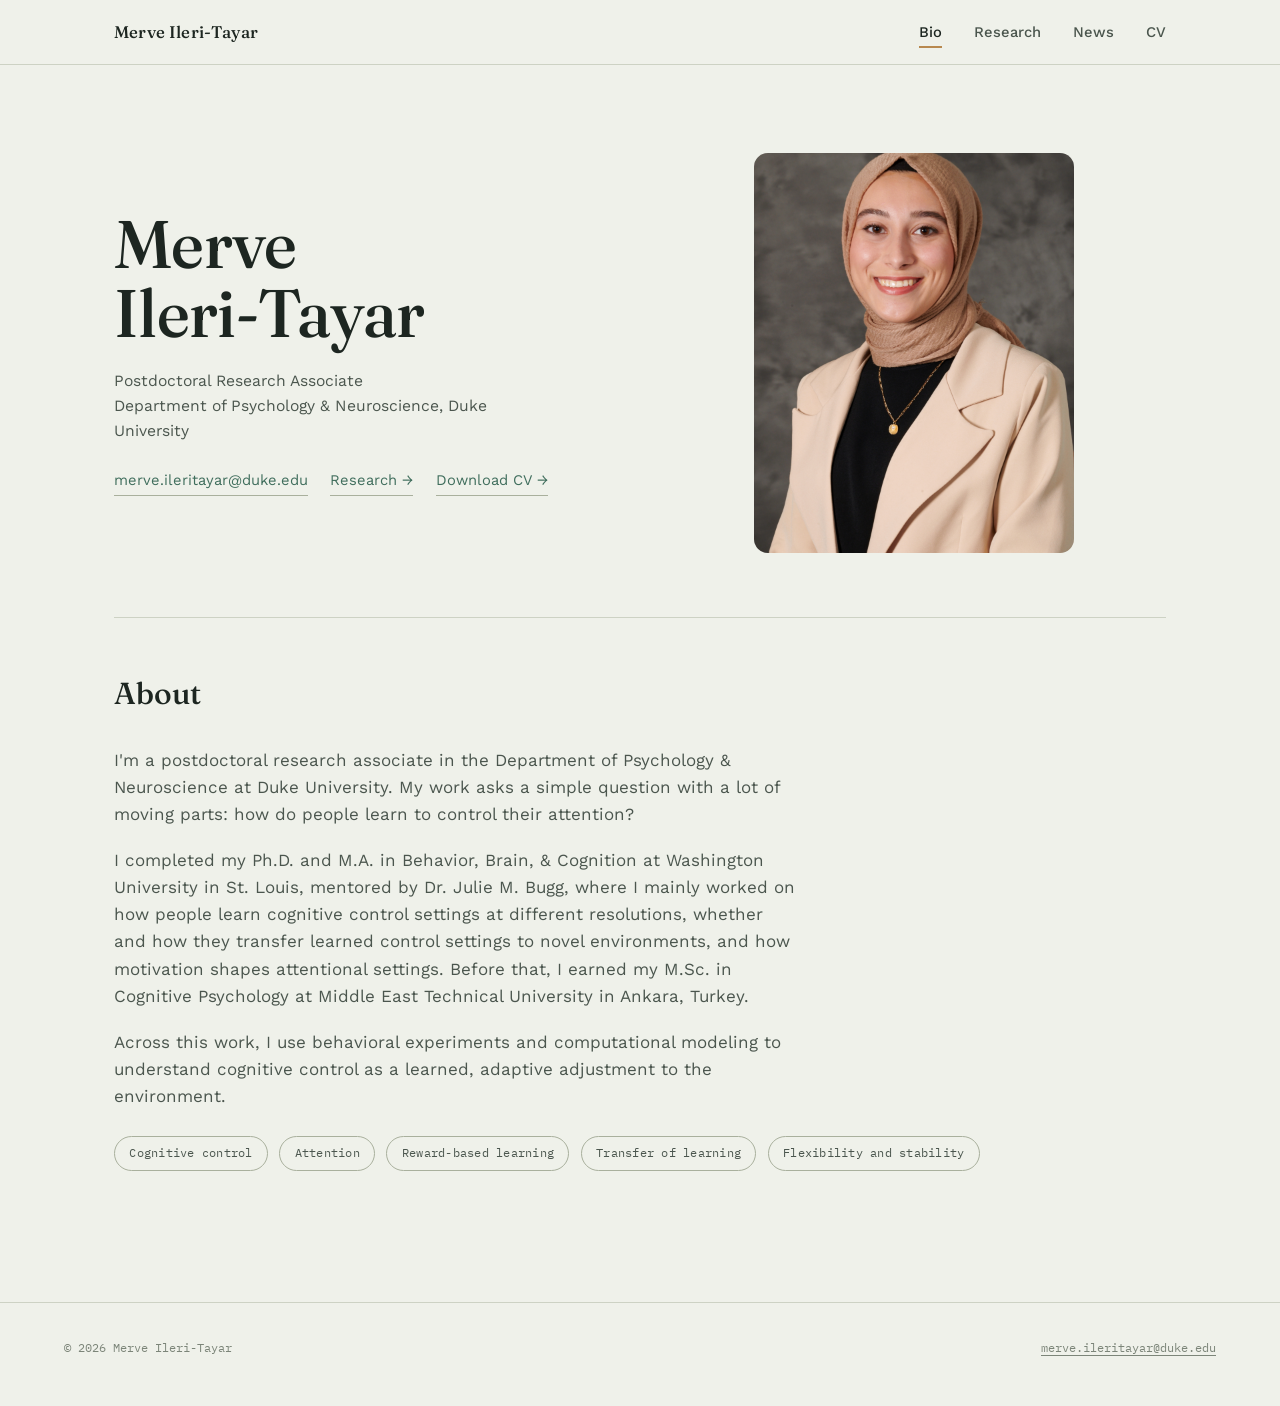
<file: index.html>
<!DOCTYPE html>
<html lang="en">
<head>
<meta charset="UTF-8">
<meta name="viewport" content="width=device-width, initial-scale=1.0">
<title>Merve Ileri-Tayar</title>
<meta name="description" content="Merve Ileri-Tayar, Postdoctoral Research Associate at Duke University, studies how people learn, use, and transfer cognitive control.">
<link rel="stylesheet" href="css/style.css">
</head>
<body>

<header class="site-header">
  <div class="header-row">
    <a class="site-name" href="index.html">Merve Ileri-Tayar</a>
    <nav class="main-nav" aria-label="Primary">
      <ul>
        <li><a class="active" href="index.html">Bio</a></li>
        <li><a href="research.html">Research</a></li>
        <li><a href="news.html">News</a></li>
        <li><a href="cv.html">CV</a></li>
      </ul>
    </nav>
    <button class="nav-toggle" aria-label="Toggle menu" aria-expanded="false">☰</button>
  </div>
</header>

<main>
  <div class="shell">
    <section class="hero">
      <div>
        <h1>Merve<br>Ileri-Tayar</h1>
        <p class="affiliation" style="margin-top: 1.3rem;">Postdoctoral Research Associate<br>Department of Psychology &amp; Neuroscience, Duke University</p>
        <div class="hero-links">
          <a href="mailto:merve.ileritayar@duke.edu">merve.ileritayar@duke.edu</a>
          <a href="research.html">Research →</a>
          <a href="cv.html">Download CV →</a>
        </div>
      </div>
      <div class="hero-photo">
  <img src="assets/headshot.jpg" alt="Portrait of Merve Ileri-Tayar">
</div>
    </section>

    <section class="section">
      <div class="section-head"><h2>About</h2></div>
      <div class="prose">
        <p>I'm a postdoctoral research associate in the Department of Psychology &amp; Neuroscience at Duke University. My work asks a simple question with a lot of moving parts: how do people learn to control their attention?</p>
        <p>I completed my Ph.D. and M.A. in Behavior, Brain, &amp; Cognition at Washington University in St. Louis, mentored by Dr. Julie M. Bugg, where I mainly worked on how people learn cognitive control settings at different resolutions, whether and how they transfer learned control settings to novel environments, and how motivation shapes attentional settings. Before that, I earned my M.Sc. in Cognitive Psychology at Middle East Technical University in Ankara, Turkey.</p>
        <p>Across this work, I use behavioral experiments and computational modeling to understand cognitive control as a learned, adaptive adjustment to the environment.</p>
      </div>
      <ul class="interests-list">
        <li>Cognitive control</li>
        <li>Attention</li>
        <li>Reward-based learning</li>
        <li>Transfer of learning</li>
        <li>Flexibility and stability</li>
      </ul>
    </section>
  </div>
</main>

<footer class="site-footer">
  <div class="footer-row">
    <span>© 2026 Merve Ileri-Tayar</span>
    <span><a href="mailto:merve.ileritayar@duke.edu">merve.ileritayar@duke.edu</a></span>
  </div>
</footer>

<script src="js/main.js"></script>
</body>
</html>
</file>
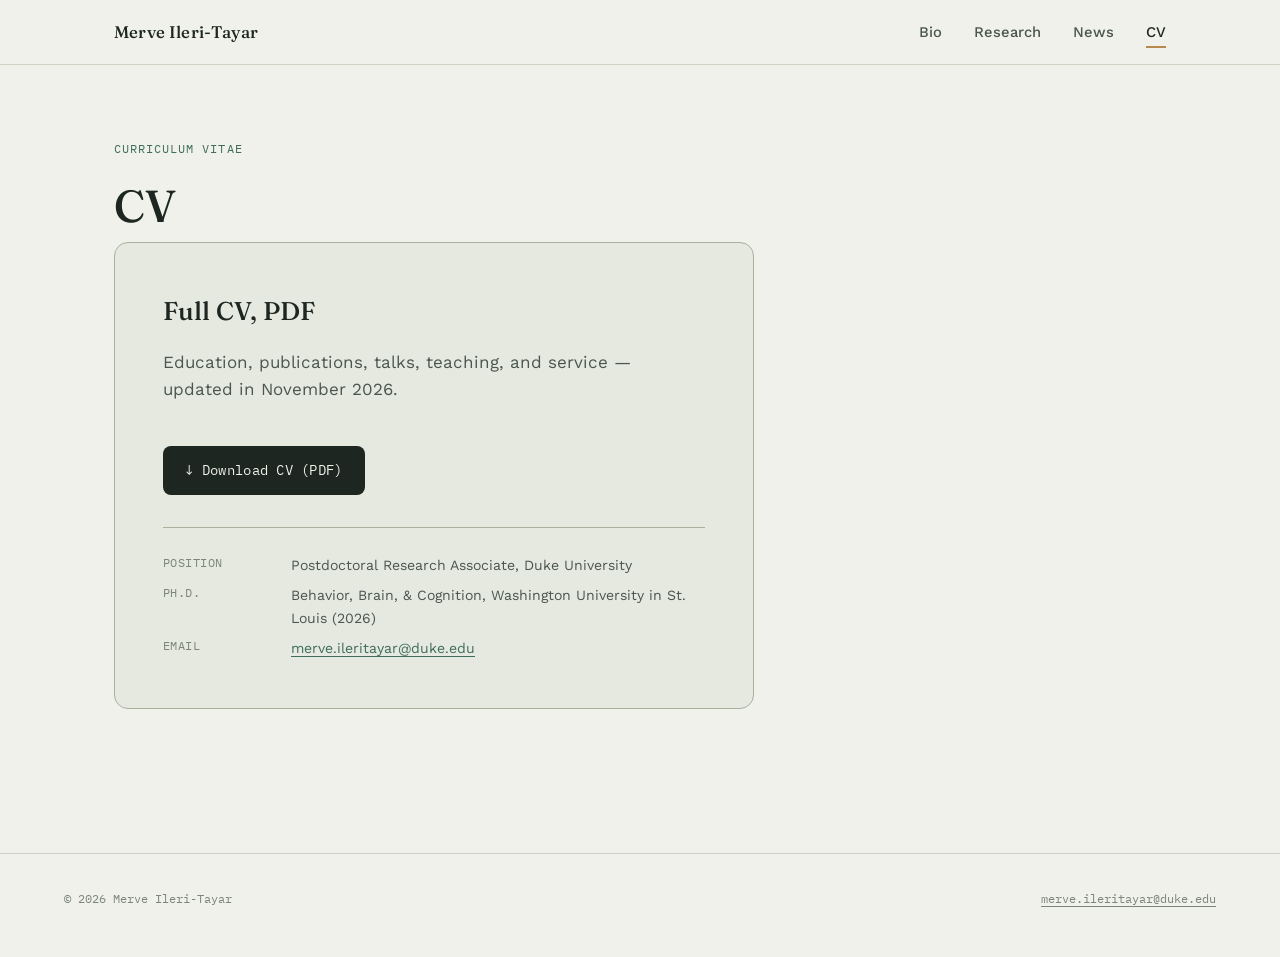
<file: cv.html>
<!DOCTYPE html>
<html lang="en">
<head>
<meta charset="UTF-8">
<meta name="viewport" content="width=device-width, initial-scale=1.0">
<title>CV — Merve Ileri-Tayar</title>
<link rel="stylesheet" href="css/style.css">
</head>
<body>

<header class="site-header">
  <div class="header-row">
    <a class="site-name" href="index.html">Merve Ileri-Tayar</a>
    <nav class="main-nav" aria-label="Primary">
      <ul>
        <li><a href="index.html">Bio</a></li>
        <li><a href="research.html">Research</a></li>
        <li><a href="news.html">News</a></li>
        <li><a class="active" href="cv.html">CV</a></li>
      </ul>
    </nav>
    <button class="nav-toggle" aria-label="Toggle menu" aria-expanded="false">☰</button>
  </div>
</header>

<main>
  <div class="shell">
    <section class="section" style="border-top:none; padding-top: clamp(2.5rem, 6vw, 4rem); padding-bottom: 4rem;">
      <p class="eyebrow">Curriculum Vitae</p>
      <h1 style="font-size: clamp(2rem, 4vw, 2.8rem); margin-top: 0.4rem;">CV</h1>

      <div class="cv-card">
        <h2>Full CV, PDF</h2>
        <p class="prose">Education, publications, talks, teaching, and service — updated in November 2026.</p>
        <a class="btn" href="assets/CV-merve_ileri_tayar.pdf" download>↓ Download CV (PDF)</a>

        <div class="cv-meta">
          <dl>
            <dt>Position</dt>
            <dd>Postdoctoral Research Associate, Duke University</dd>
            <dt>Ph.D.</dt>
            <dd>Behavior, Brain, &amp; Cognition, Washington University in St. Louis (2026)</dd>
            <dt>Email</dt>
            <dd><a href="mailto:merve.ileritayar@duke.edu">merve.ileritayar@duke.edu</a></dd>
          </dl>
        </div>
      </div>
    </section>
  </div>
</main>

<footer class="site-footer">
  <div class="footer-row">
    <span>© 2026 Merve Ileri-Tayar</span>
    <span><a href="mailto:merve.ileritayar@duke.edu">merve.ileritayar@duke.edu</a></span>
  </div>
</footer>

<script src="js/main.js"></script>
</body>
</html>
</file>
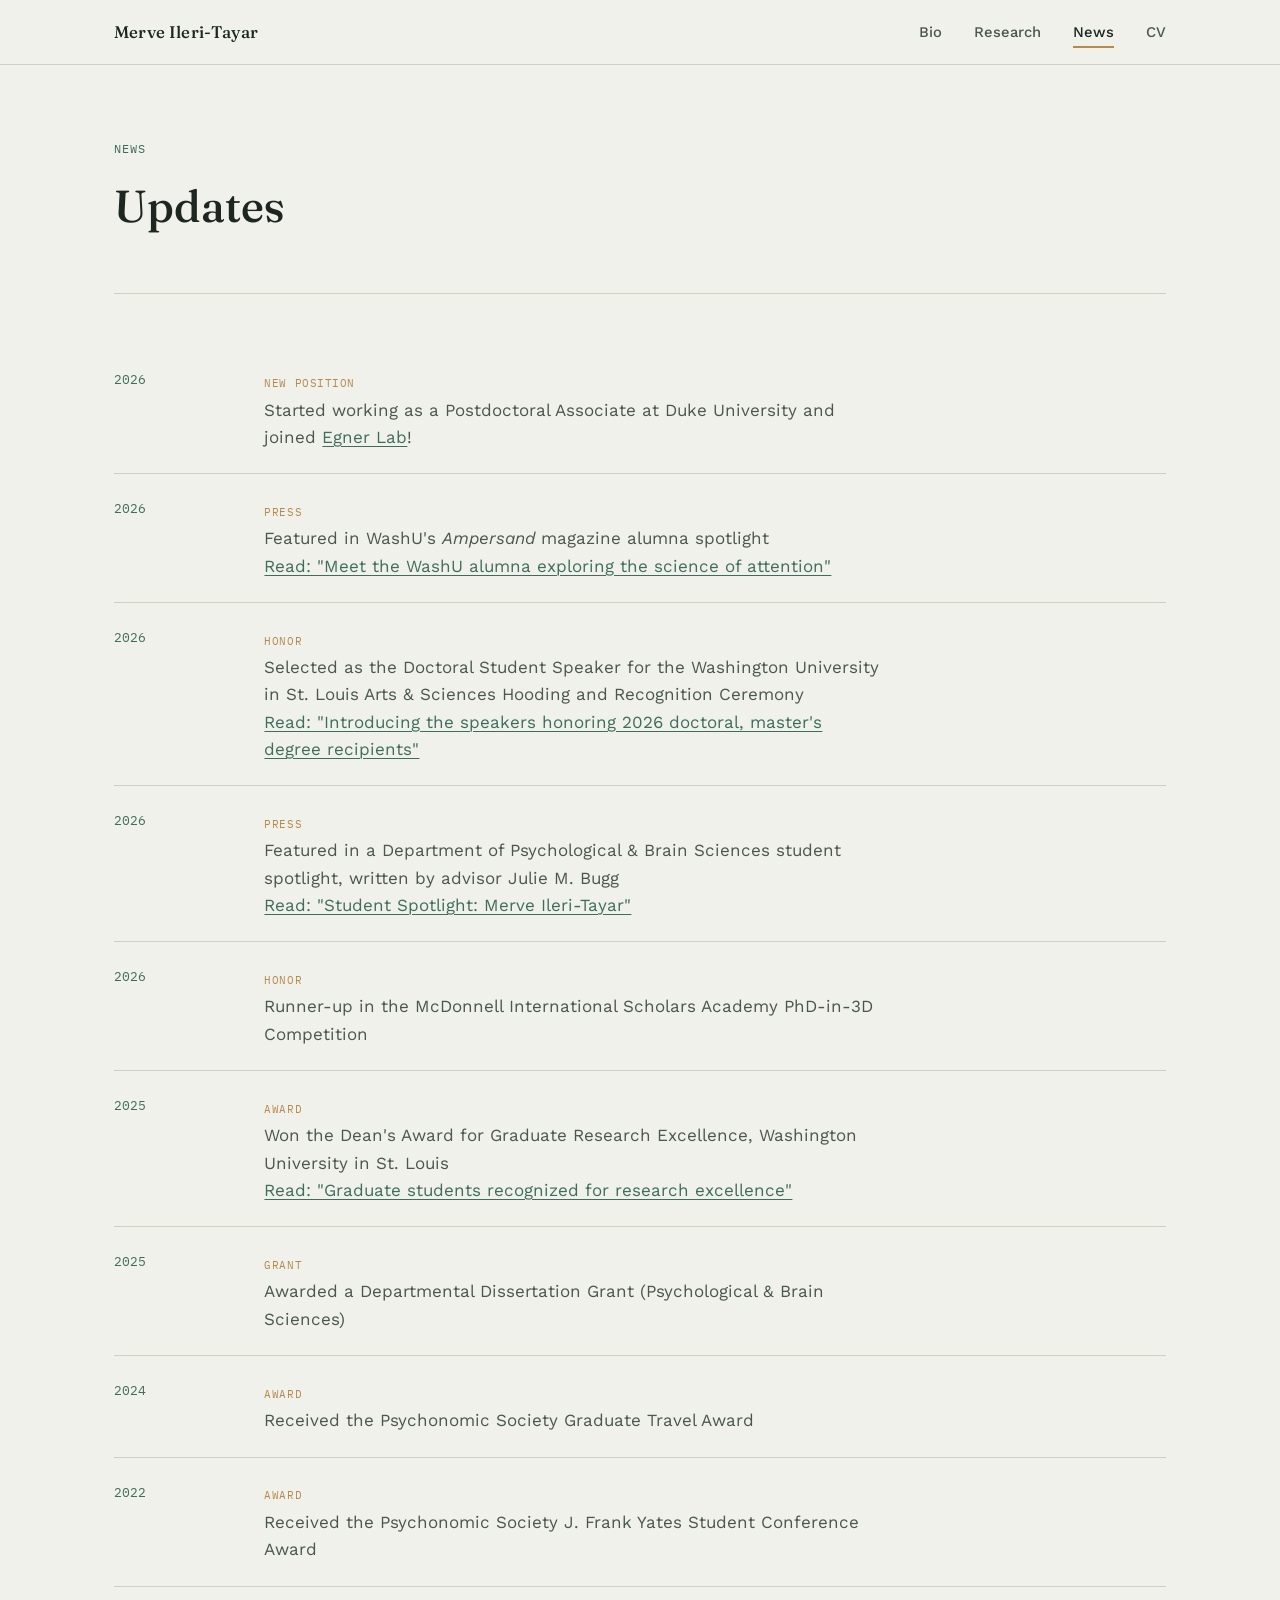
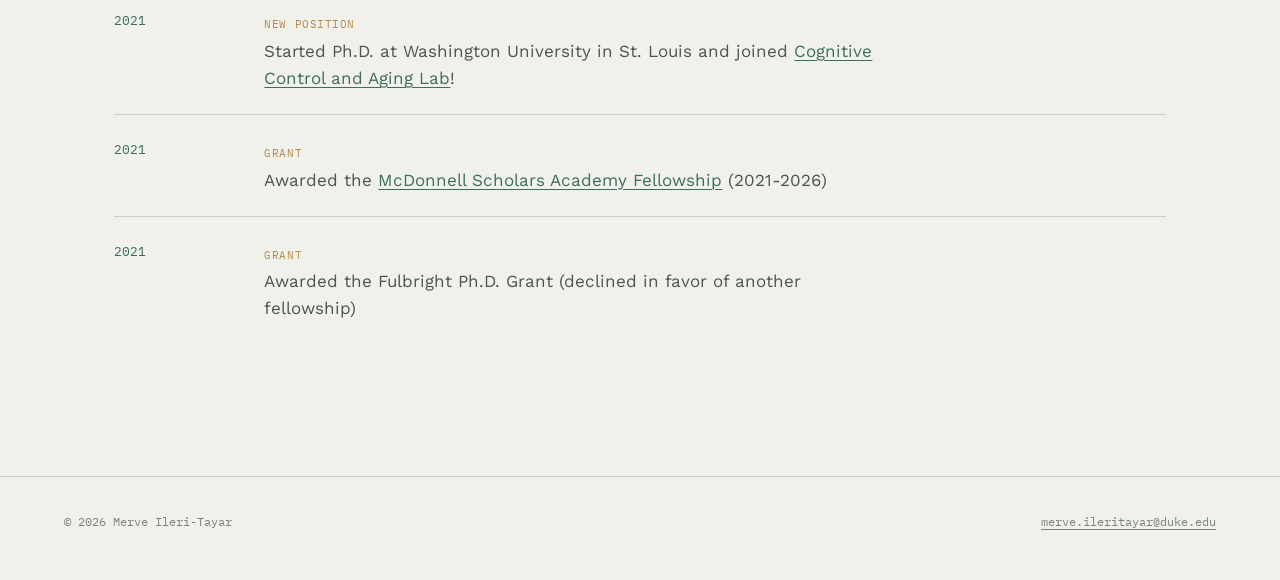
<file: news.html>
<!DOCTYPE html>
<html lang="en">
<head>
<meta charset="UTF-8">
<meta name="viewport" content="width=device-width, initial-scale=1.0">
<title>News — Merve Ileri-Tayar</title>
<link rel="stylesheet" href="css/style.css">
</head>
<body>

<header class="site-header">
  <div class="header-row">
    <a class="site-name" href="index.html">Merve Ileri-Tayar</a>
    <nav class="main-nav" aria-label="Primary">
      <ul>
        <li><a href="index.html">Bio</a></li>
        <li><a href="research.html">Research</a></li>
        <li><a class="active" href="news.html">News</a></li>
        <li><a href="cv.html">CV</a></li>
      </ul>
    </nav>
    <button class="nav-toggle" aria-label="Toggle menu" aria-expanded="false">☰</button>
  </div>
</header>

<main>
  <div class="shell">
    <section class="section" style="border-top:none; padding-top: clamp(2.5rem, 6vw, 4rem);">
      <p class="eyebrow">News</p>
      <h1 style="font-size: clamp(2rem, 4vw, 2.8rem); margin-top: 0.4rem;">Updates</h1>
    </section>

    <section class="section">
      <ul class="timeline">
        <li class="timeline-item">
          <span class="timeline-date">2026</span>
          <div class="timeline-text">
            <span class="timeline-tag">New position</span><br>
            Started working as a Postdoctoral Associate at Duke University and joined <a href="https://egnerlab.org/" target="_blank" rel="noopener">Egner Lab</a>!
          </div>
        </li>
        <li class="timeline-item">
          <span class="timeline-date">2026</span>
          <div class="timeline-text">
            <span class="timeline-tag">Press</span><br>
            Featured in WashU's <em>Ampersand</em> magazine alumna spotlight
            <br><a href="https://artsci.washu.edu/ampersand/meet-washu-alumna-exploring-science-attention" target="_blank" rel="noopener">Read: "Meet the WashU alumna exploring the science of attention"</a>
          </div>
        </li>
        <li class="timeline-item">
          <span class="timeline-date">2026</span>
          <div class="timeline-text">
            <span class="timeline-tag">Honor</span><br>
            Selected as the Doctoral Student Speaker for the Washington University in St. Louis Arts &amp; Sciences Hooding and Recognition Ceremony
            <br><a href="https://artsci.washu.edu/ampersand/speakers-2026-doctoral-master-degree-recipients" target="_blank" rel="noopener">Read: "Introducing the speakers honoring 2026 doctoral, master's degree recipients"</a>
          </div>
        </li>
        <li class="timeline-item">
          <span class="timeline-date">2026</span>
          <div class="timeline-text">
            <span class="timeline-tag">Press</span><br>
            Featured in a Department of Psychological &amp; Brain Sciences student spotlight, written by advisor Julie M. Bugg
            <br><a href="https://psych.washu.edu/student-spotlight-merve-ileri-tayar" target="_blank" rel="noopener">Read: "Student Spotlight: Merve Ileri-Tayar"</a>
          </div>
        </li>
        <li class="timeline-item">
          <span class="timeline-date">2026</span>
          <div class="timeline-text">
            <span class="timeline-tag">Honor</span><br>
            Runner-up in the McDonnell International Scholars Academy PhD-in-3D Competition
          </div>
        </li>
        <li class="timeline-item">
          <span class="timeline-date">2025</span>
          <div class="timeline-text">
            <span class="timeline-tag">Award</span><br>
            Won the Dean's Award for Graduate Research Excellence, Washington University in St. Louis
            <br><a href="https://artsci.washu.edu/ampersand/graduate-students-recognized-research-excellence-2025" target="_blank" rel="noopener">Read: "Graduate students recognized for research excellence"</a>
          </div>
        </li>
        <li class="timeline-item">
          <span class="timeline-date">2025</span>
          <div class="timeline-text">
            <span class="timeline-tag">Grant</span><br>
            Awarded a Departmental Dissertation Grant (Psychological & Brain Sciences)
          </div>
        </li>
        <li class="timeline-item">
          <span class="timeline-date">2024</span>
          <div class="timeline-text">
            <span class="timeline-tag">Award</span><br>
            Received the Psychonomic Society Graduate Travel Award
          </div>
        </li>
        <li class="timeline-item">
          <span class="timeline-date">2022</span>
          <div class="timeline-text">
            <span class="timeline-tag">Award</span><br>
            Received the Psychonomic Society J. Frank Yates Student Conference Award
          </div>
        </li>
        <li class="timeline-item">
          <span class="timeline-date">2021</span>
          <div class="timeline-text">
            <span class="timeline-tag">New position</span><br>
            Started Ph.D. at Washington University in St. Louis and joined <a href="https://sites.wustl.edu/ccalab/" target="_blank" rel="noopener">Cognitive Control and Aging Lab</a>!
          </div>
        </li>
        <li class="timeline-item">
          <span class="timeline-date">2021</span>
          <div class="timeline-text">
            <span class="timeline-tag">Grant</span><br>
            Awarded the <a href="https://mcdonnell.washu.edu/" target="_blank" rel="noopener">McDonnell Scholars Academy Fellowship</a> (2021-2026)
          </div>
        </li>
        <li class="timeline-item">
          <span class="timeline-date">2021</span>
          <div class="timeline-text">
            <span class="timeline-tag">Grant</span><br>
            Awarded the Fulbright Ph.D. Grant (declined in favor of another fellowship)
          </div>
        </li>
      </ul>
    </section>
  </div>
</main>

<footer class="site-footer">
  <div class="footer-row">
    <span>© 2026 Merve Ileri-Tayar</span>
    <span><a href="mailto:merve.ileritayar@duke.edu">merve.ileritayar@duke.edu</a></span>
  </div>
</footer>

<script src="js/main.js"></script>
</body>
</html>
</file>
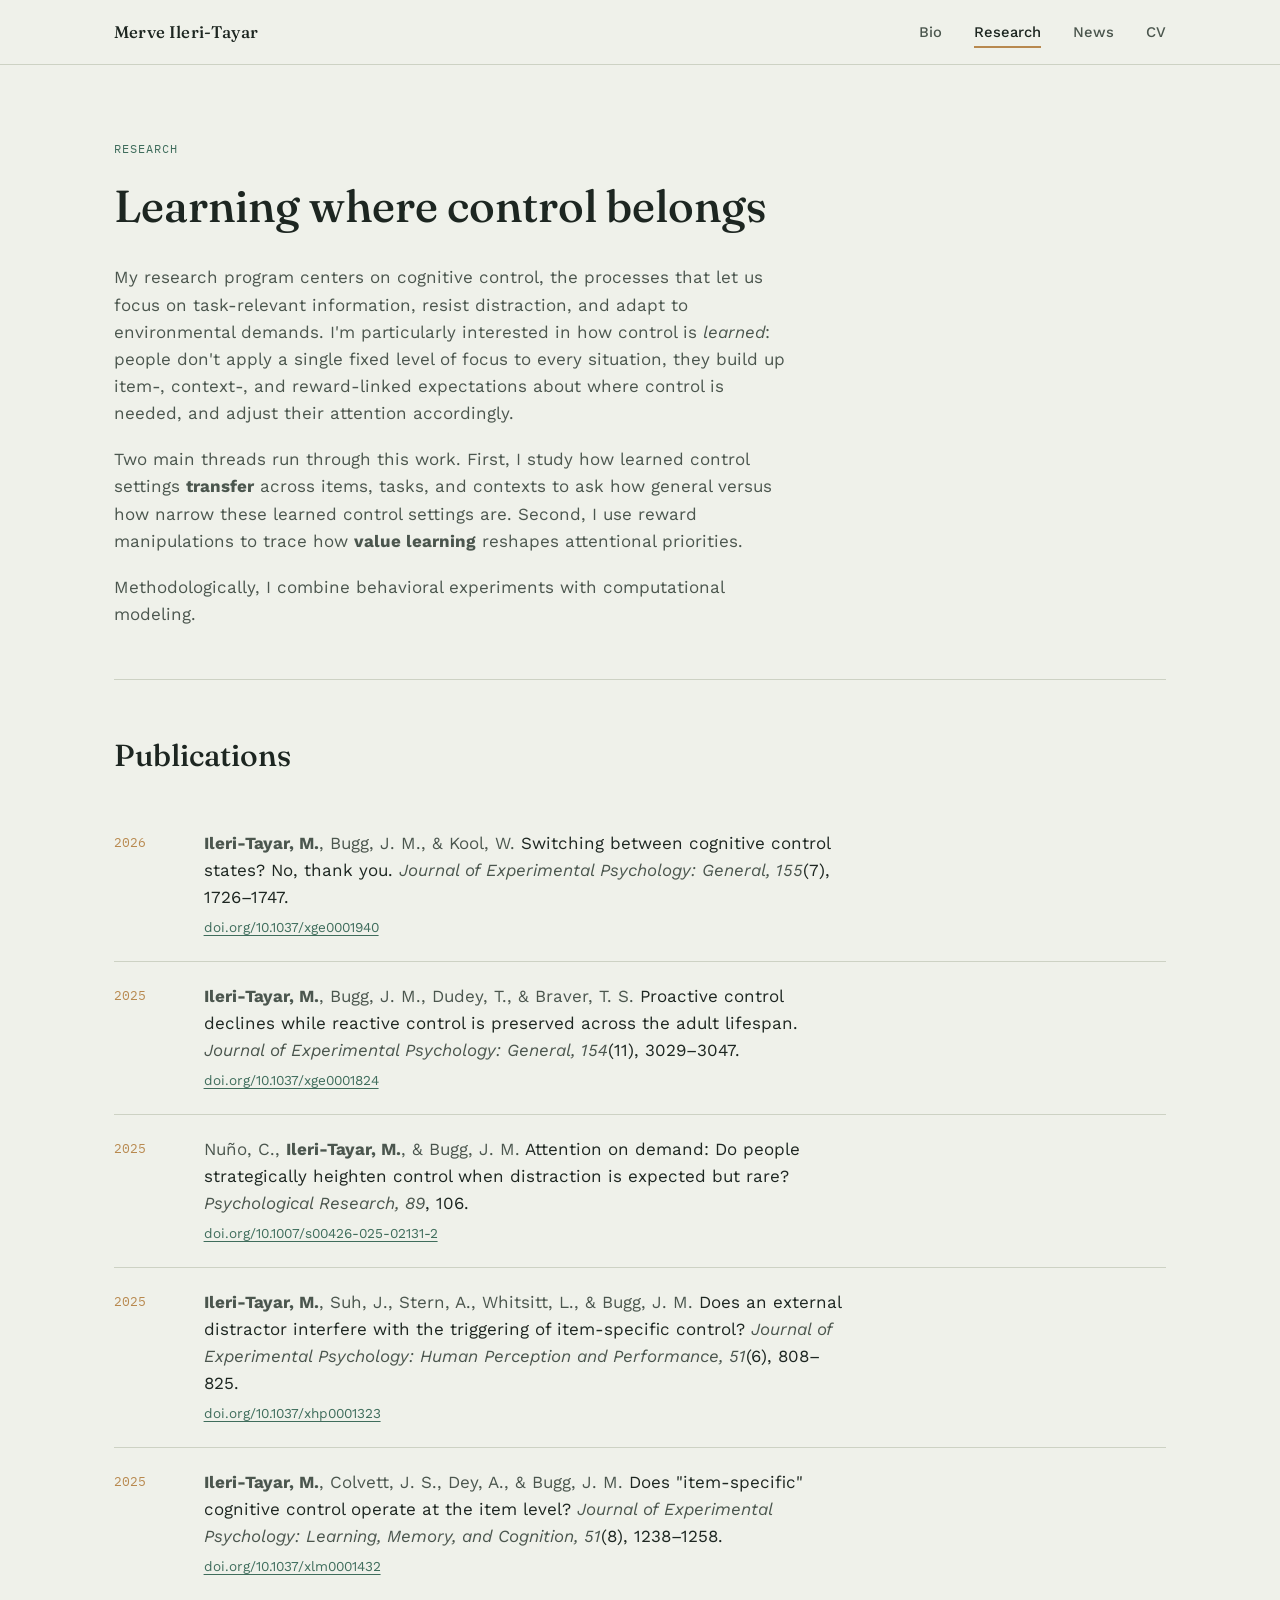
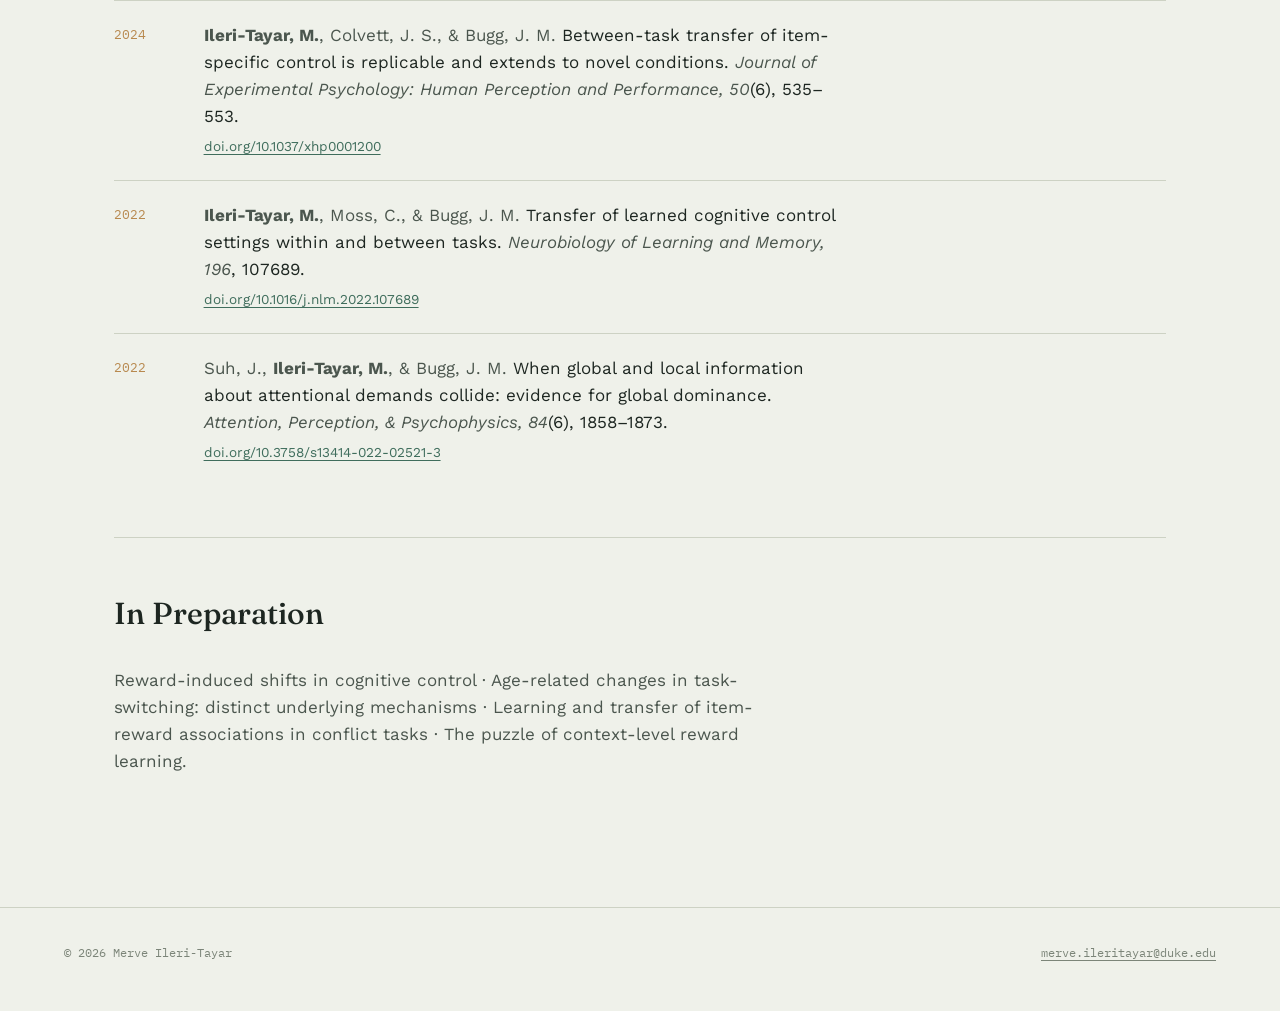
<file: research.html>
<!DOCTYPE html>
<html lang="en">
<head>
<meta charset="UTF-8">
<meta name="viewport" content="width=device-width, initial-scale=1.0">
<title>Research — Merve Ileri-Tayar</title>
<link rel="stylesheet" href="css/style.css">
</head>
<body>

<header class="site-header">
  <div class="header-row">
    <a class="site-name" href="index.html">Merve Ileri-Tayar</a>
    <nav class="main-nav" aria-label="Primary">
      <ul>
        <li><a href="index.html">Bio</a></li>
        <li><a class="active" href="research.html">Research</a></li>
        <li><a href="news.html">News</a></li>
        <li><a href="cv.html">CV</a></li>
      </ul>
    </nav>
    <button class="nav-toggle" aria-label="Toggle menu" aria-expanded="false">☰</button>
  </div>
</header>

<main>
  <div class="shell">
    <section class="section" style="border-top:none; padding-top: clamp(2.5rem, 6vw, 4rem);">
      <p class="eyebrow">Research</p>
      <h1 style="font-size: clamp(2rem, 4vw, 2.8rem); margin-top: 0.4rem;">Learning where control belongs</h1>
      <div class="prose" style="margin-top: 1.4rem;">
        <p>My research program centers on cognitive control, the processes that let us focus on task-relevant information, resist distraction, and adapt to environmental demands. I'm particularly interested in how control is <em>learned</em>: people don't apply a single fixed level of focus to every situation, they build up item-, context-, and reward-linked expectations about where control is needed, and adjust their attention accordingly.</p>
        <p>Two main threads run through this work. First, I study how learned control settings <strong>transfer</strong> across items, tasks, and contexts to ask how general versus how narrow these learned control settings are. Second, I use reward manipulations to trace how <strong>value learning</strong> reshapes attentional priorities.</p>
        <p>Methodologically, I combine behavioral experiments with computational modeling.</p>
      </div>
    </section>

    <section class="section">
      <div class="section-head">
        <h2>Publications</h2>
      </div>

      <ul class="pub-list">
        <li class="pub-item">
          <span class="pub-year">2026</span>
          <div class="pub-text">
            <span class="authors"><strong>Ileri-Tayar, M.</strong>, Bugg, J. M., &amp; Kool, W.</span> Switching between cognitive control states? No, thank you. <span class="venue">Journal of Experimental Psychology: General, 155</span>(7), 1726–1747.
            <br><a class="doi" href="https://doi.org/10.1037/xge0001940" target="_blank" rel="noopener">doi.org/10.1037/xge0001940</a>
          </div>
        </li>

        <li class="pub-item">
          <span class="pub-year">2025</span>
          <div class="pub-text">
            <span class="authors"><strong>Ileri-Tayar, M.</strong>, Bugg, J. M., Dudey, T., &amp; Braver, T. S.</span> Proactive control declines while reactive control is preserved across the adult lifespan. <span class="venue">Journal of Experimental Psychology: General, 154</span>(11), 3029–3047.
            <br><a class="doi" href="https://psycnet.apa.org/doi/10.1037/xge0001824" target="_blank" rel="noopener">doi.org/10.1037/xge0001824</a>
          </div>
        </li>

        <li class="pub-item">
          <span class="pub-year">2025</span>
          <div class="pub-text">
            <span class="authors">Nuño, C., <strong>Ileri-Tayar, M.</strong>, &amp; Bugg, J. M.</span> Attention on demand: Do people strategically heighten control when distraction is expected but rare? <span class="venue">Psychological Research, 89</span>, 106.
            <br><a class="doi" href="https://doi.org/10.1007/s00426-025-02131-2" target="_blank" rel="noopener">doi.org/10.1007/s00426-025-02131-2</a>
          </div>
        </li>

        <li class="pub-item">
          <span class="pub-year">2025</span>
          <div class="pub-text">
            <span class="authors"><strong>Ileri-Tayar, M.</strong>, Suh, J., Stern, A., Whitsitt, L., &amp; Bugg, J. M.</span> Does an external distractor interfere with the triggering of item-specific control? <span class="venue">Journal of Experimental Psychology: Human Perception and Performance, 51</span>(6), 808–825.
            <br><a class="doi" href="https://psycnet.apa.org/doi/10.1037/xhp0001323" target="_blank" rel="noopener">doi.org/10.1037/xhp0001323</a>
          </div>
        </li>

        <li class="pub-item">
          <span class="pub-year">2025</span>
          <div class="pub-text">
            <span class="authors"><strong>Ileri-Tayar, M.</strong>, Colvett, J. S., Dey, A., &amp; Bugg, J. M.</span> Does "item-specific" cognitive control operate at the item level? <span class="venue">Journal of Experimental Psychology: Learning, Memory, and Cognition, 51</span>(8), 1238–1258.
            <br><a class="doi" href="https://doi.org/10.1037/xlm0001432" target="_blank" rel="noopener">doi.org/10.1037/xlm0001432</a>
          </div>
        </li>

        <li class="pub-item">
          <span class="pub-year">2024</span>
          <div class="pub-text">
            <span class="authors"><strong>Ileri-Tayar, M.</strong>, Colvett, J. S., &amp; Bugg, J. M.</span> Between-task transfer of item-specific control is replicable and extends to novel conditions. <span class="venue">Journal of Experimental Psychology: Human Perception and Performance, 50</span>(6), 535–553.
            <br><a class="doi" href="https://doi.org/10.1037/xhp0001200" target="_blank" rel="noopener">doi.org/10.1037/xhp0001200</a>
          </div>
        </li>

        <li class="pub-item">
          <span class="pub-year">2022</span>
          <div class="pub-text">
            <span class="authors"><strong>Ileri-Tayar, M.</strong>, Moss, C., &amp; Bugg, J. M.</span> Transfer of learned cognitive control settings within and between tasks. <span class="venue">Neurobiology of Learning and Memory, 196</span>, 107689.
            <br><a class="doi" href="https://doi.org/10.1016/j.nlm.2022.107689" target="_blank" rel="noopener">doi.org/10.1016/j.nlm.2022.107689</a>
          </div>
        </li>

        <li class="pub-item">
          <span class="pub-year">2022</span>
          <div class="pub-text">
            <span class="authors">Suh, J., <strong>Ileri-Tayar, M.</strong>, &amp; Bugg, J. M.</span> When global and local information about attentional demands collide: evidence for global dominance. <span class="venue">Attention, Perception, &amp; Psychophysics, 84</span>(6), 1858–1873.
            <br><a class="doi" href="https://doi.org/10.3758/s13414-022-02521-3" target="_blank" rel="noopener">doi.org/10.3758/s13414-022-02521-3</a>
          </div>
        </li>
      </ul>
    </section>

    <section class="section">
      <div class="section-head"><h2>In Preparation</h2></div>
      <div class="prose">
        <p>Reward-induced shifts in cognitive control · Age-related changes in task-switching: distinct underlying mechanisms · Learning and transfer of item-reward associations in conflict tasks · The puzzle of context-level reward learning.</p>
      </div>
    </section>
  </div>
</main>

<footer class="site-footer">
  <div class="footer-row">
    <span>© 2026 Merve Ileri-Tayar</span>
    <span><a href="mailto:merve.ileritayar@duke.edu">merve.ileritayar@duke.edu</a></span>
  </div>
</footer>

<script src="js/main.js"></script>
</body>
</html>
</file>
<file: css/style.css>
/* ============================================================
   Merve Ileri-Tayar — personal site
   Design tokens
   ============================================================ */

@import url('https://fonts.googleapis.com/css2?family=Fraunces:ital,opsz,wght@0,9..144,300;0,9..144,400;0,9..144,500;0,9..144,600;1,9..144,400;1,9..144,500&family=Work+Sans:wght@300;400;500;600&family=IBM+Plex+Mono:wght@400;500&display=swap');

:root {
  --paper: #EFF1EA;
  --paper-deep: #E6E9DF;
  --ink: #1D2621;
  --ink-soft: #4B564E;
  --ink-faint: #7C8579;
  --accent: #3F6D5C;
  --accent-warm: #B8894F;
  --line: #CDD2C4;
  --line-strong: #A9B09D;

  --font-display: 'Fraunces', serif;
  --font-body: 'Work Sans', sans-serif;
  --font-mono: 'IBM Plex Mono', monospace;

  --measure: 62ch;
  --gutter: clamp(1.5rem, 5vw, 4rem);
}

* { box-sizing: border-box; }

html {
  scroll-behavior: smooth;
}

body {
  margin: 0;
  background: var(--paper);
  color: var(--ink);
  font-family: var(--font-body);
  font-weight: 400;
  font-size: 17px;
  line-height: 1.6;
  -webkit-font-smoothing: antialiased;
}

a {
  color: var(--accent);
  text-decoration-thickness: 1px;
  text-underline-offset: 3px;
}

a:hover { color: var(--ink); }

a:focus-visible,
button:focus-visible {
  outline: 2px solid var(--accent-warm);
  outline-offset: 3px;
}

h1, h2, h3 {
  font-family: var(--font-display);
  font-weight: 500;
  color: var(--ink);
  margin: 0;
}

.eyebrow {
  font-family: var(--font-mono);
  font-size: 0.72rem;
  letter-spacing: 0.09em;
  text-transform: uppercase;
  color: var(--accent);
}

/* ---------------- layout shell ---------------- */

.shell {
  max-width: 1180px;
  margin: 0 auto;
  padding: 0 var(--gutter);
}

header.site-header {
  border-bottom: 1px solid var(--line);
  position: sticky;
  top: 0;
  background: rgba(239, 241, 234, 0.92);
  backdrop-filter: blur(6px);
  z-index: 10;
}

.header-row {
  display: flex;
  align-items: center;
  justify-content: space-between;
  padding: 1.15rem var(--gutter);
  max-width: 1180px;
  margin: 0 auto;
}

.site-name {
  font-family: var(--font-display);
  font-weight: 500;
  font-size: 1.05rem;
  color: var(--ink);
  text-decoration: none;
  letter-spacing: 0.01em;
}

nav.main-nav ul {
  list-style: none;
  display: flex;
  gap: 2rem;
  margin: 0;
  padding: 0;
}

nav.main-nav a {
  color: var(--ink-soft);
  text-decoration: none;
  font-size: 0.92rem;
  font-weight: 500;
  position: relative;
  padding-bottom: 4px;
}

nav.main-nav a:hover { color: var(--ink); }

nav.main-nav a.active {
  color: var(--ink);
}

nav.main-nav a.active::after {
  content: "";
  position: absolute;
  left: 0; right: 0; bottom: -3px;
  height: 2px;
  background: var(--accent-warm);
}

.nav-toggle {
  display: none;
  background: none;
  border: 1px solid var(--line-strong);
  border-radius: 6px;
  width: 40px; height: 36px;
  cursor: pointer;
}

/* ---------------- hero ---------------- */

.hero {
  padding: clamp(3rem, 8vw, 5.5rem) 0 clamp(2.5rem, 6vw, 4rem);
  display: grid;
  grid-template-columns: 1.3fr 1fr;
  gap: 3rem;
  align-items: center;
}

.hero h1 {
  font-size: clamp(2.6rem, 5.5vw, 4.2rem);
  line-height: 1.02;
  letter-spacing: -0.01em;
}

.hero .tagline {
  font-family: var(--font-display);
  font-style: italic;
  font-weight: 400;
  color: var(--accent);
  font-size: clamp(1.15rem, 2vw, 1.4rem);
  margin-top: 0.6rem;
}

.hero .affiliation {
  color: var(--ink-soft);
  margin-top: 1.1rem;
  font-size: 0.98rem;
  max-width: 42ch;
}

.hero-links {
  margin-top: 1.6rem;
  display: flex;
  gap: 1.4rem;
  flex-wrap: wrap;
  font-size: 0.92rem;
}

.hero-links a { text-decoration: none; border-bottom: 1px solid var(--line-strong); padding-bottom: 2px; }
.hero-links a:hover { border-color: var(--accent-warm); }

/* signature diagram */
.compass-wrap {
  display: flex;
  flex-direction: column;
  align-items: center;
  gap: 0.9rem;
}

.compass-caption {
  font-family: var(--font-mono);
  font-size: 0.68rem;
  color: var(--ink-faint);
  letter-spacing: 0.06em;
  text-align: center;
}

.compass-caption span { color: var(--accent); }
.compass-caption b { color: var(--accent-warm); font-weight: 500; }

/* ---------------- sections ---------------- */

main { padding-bottom: 5rem; }

.section {
  padding: 3.2rem 0;
  border-top: 1px solid var(--line);
}

.section-head {
  display: flex;
  align-items: baseline;
  justify-content: space-between;
  gap: 1rem;
  margin-bottom: 1.8rem;
}

.section-head h2 {
  font-size: clamp(1.5rem, 3vw, 1.9rem);
}

.prose {
  max-width: var(--measure);
  color: var(--ink-soft);
}

.prose p { margin: 0 0 1.1em; }
.prose p:last-child { margin-bottom: 0; }

.interests-list {
  display: flex;
  flex-wrap: wrap;
  gap: 0.6rem 0.7rem;
  padding: 0;
  margin: 1.6rem 0 0;
  list-style: none;
}

.interests-list li {
  font-family: var(--font-mono);
  font-size: 0.78rem;
  letter-spacing: 0.02em;
  border: 1px solid var(--line-strong);
  border-radius: 999px;
  padding: 0.4rem 0.9rem;
  color: var(--ink-soft);
}

/* ---------------- publications ---------------- */

.pub-list { list-style: none; margin: 0; padding: 0; }

.pub-item {
  display: grid;
  grid-template-columns: 4.2rem 1fr;
  gap: 1.4rem;
  padding: 1.3rem 0;
  border-top: 1px solid var(--line);
}

.pub-item:first-child { border-top: none; }

.pub-year {
  font-family: var(--font-mono);
  font-size: 0.82rem;
  color: var(--accent-warm);
  padding-top: 0.15rem;
}

.pub-text { color: var(--ink); max-width: 58ch; }
.pub-text .authors { color: var(--ink-soft); }
.pub-text .venue { font-style: italic; color: var(--ink-soft); }
.pub-text .status {
  font-family: var(--font-mono);
  font-size: 0.7rem;
  color: var(--accent);
  letter-spacing: 0.04em;
  text-transform: uppercase;
  margin-right: 0.5em;
}
.pub-text a.doi {
  display: inline-block;
  margin-top: 0.35rem;
  font-size: 0.85rem;
}

/* ---------------- news / timeline ---------------- */

.timeline { list-style: none; margin: 0; padding: 0; }

.timeline-item {
  display: grid;
  grid-template-columns: 8rem 1fr;
  gap: 1.4rem;
  padding: 1.4rem 0;
  border-top: 1px solid var(--line);
}

.timeline-item:first-child { border-top: none; }

.timeline-date {
  font-family: var(--font-mono);
  font-size: 0.8rem;
  color: var(--accent);
  padding-top: 0.15rem;
}

.timeline-tag {
  display: inline-block;
  font-family: var(--font-mono);
  font-size: 0.66rem;
  letter-spacing: 0.05em;
  text-transform: uppercase;
  color: var(--accent-warm);
  margin-bottom: 0.3rem;
}

.timeline-text { color: var(--ink-soft); max-width: 56ch; }
.timeline-text strong { color: var(--ink); font-weight: 500; }

/* ---------------- cv page ---------------- */

.cv-card {
  border: 1px solid var(--line-strong);
  border-radius: 14px;
  padding: clamp(2rem, 5vw, 3rem);
  background: var(--paper-deep);
  max-width: 640px;
}

.cv-card h2 { font-size: 1.6rem; margin-bottom: 0.6rem; }

.btn {
  display: inline-flex;
  align-items: center;
  gap: 0.6rem;
  margin-top: 1.6rem;
  background: var(--ink);
  color: var(--paper);
  text-decoration: none;
  font-family: var(--font-mono);
  font-size: 0.85rem;
  letter-spacing: 0.02em;
  padding: 0.85rem 1.4rem;
  border-radius: 8px;
  transition: background 0.15s ease;
}

.btn:hover { background: var(--accent); color: var(--paper); }

.cv-meta {
  margin-top: 2rem;
  padding-top: 1.6rem;
  border-top: 1px solid var(--line-strong);
  font-size: 0.88rem;
  color: var(--ink-soft);
}

.cv-meta dl {
  display: grid;
  grid-template-columns: 8rem 1fr;
  row-gap: 0.5rem;
  margin: 0;
}

.cv-meta dt {
  font-family: var(--font-mono);
  font-size: 0.72rem;
  color: var(--ink-faint);
  text-transform: uppercase;
  letter-spacing: 0.04em;
}

.cv-meta dd { margin: 0; }

/* ---------------- footer ---------------- */

footer.site-footer {
  border-top: 1px solid var(--line);
  padding: 2.2rem var(--gutter) 3rem;
}

.footer-row {
  max-width: 1180px;
  margin: 0 auto;
  display: flex;
  justify-content: space-between;
  flex-wrap: wrap;
  gap: 1rem;
  font-family: var(--font-mono);
  font-size: 0.78rem;
  color: var(--ink-faint);
}

.footer-row a { color: var(--ink-faint); }
.footer-row a:hover { color: var(--accent); }

/* ---------------- responsive ---------------- */

@media (max-width: 820px) {
  .hero { grid-template-columns: 1fr; }
  .compass-wrap { order: -1; }
  nav.main-nav { display: none; }
  nav.main-nav.open { display: block; position: absolute; top: 100%; left: 0; right: 0; background: var(--paper); border-bottom: 1px solid var(--line); }
  nav.main-nav.open ul { flex-direction: column; gap: 0; padding: 0.5rem var(--gutter) 1rem; }
  nav.main-nav.open li { padding: 0.7rem 0; border-bottom: 1px solid var(--line); }
  .nav-toggle { display: block; }
  .pub-item, .timeline-item { grid-template-columns: 1fr; gap: 0.4rem; }
  .cv-meta dl { grid-template-columns: 1fr; row-gap: 0.15rem; }
  .cv-meta dt { margin-top: 0.6rem; }
}

@media (prefers-reduced-motion: reduce) {
  * { animation: none !important; transition: none !important; scroll-behavior: auto !important; }
}

.hero-photo img {
  width: 100%;
  max-width: 320px;
  aspect-ratio: 4 / 5;
  object-fit: cover;
  border-radius: 14px;
  display: block;
  margin-left: auto;
}

@media (max-width: 820px) {
  .hero-photo { order: -1; }
  .hero-photo img { margin: 0; max-width: 220px; }
}

@media (min-width: 821px) {
  .hero {
    grid-template-columns: minmax(0, 36rem) auto;
    justify-content: start;
    gap: clamp(2.5rem, 5vw, 4rem);
  }
  .hero-photo img {
    margin-left: 0;
  }
}
</file>
